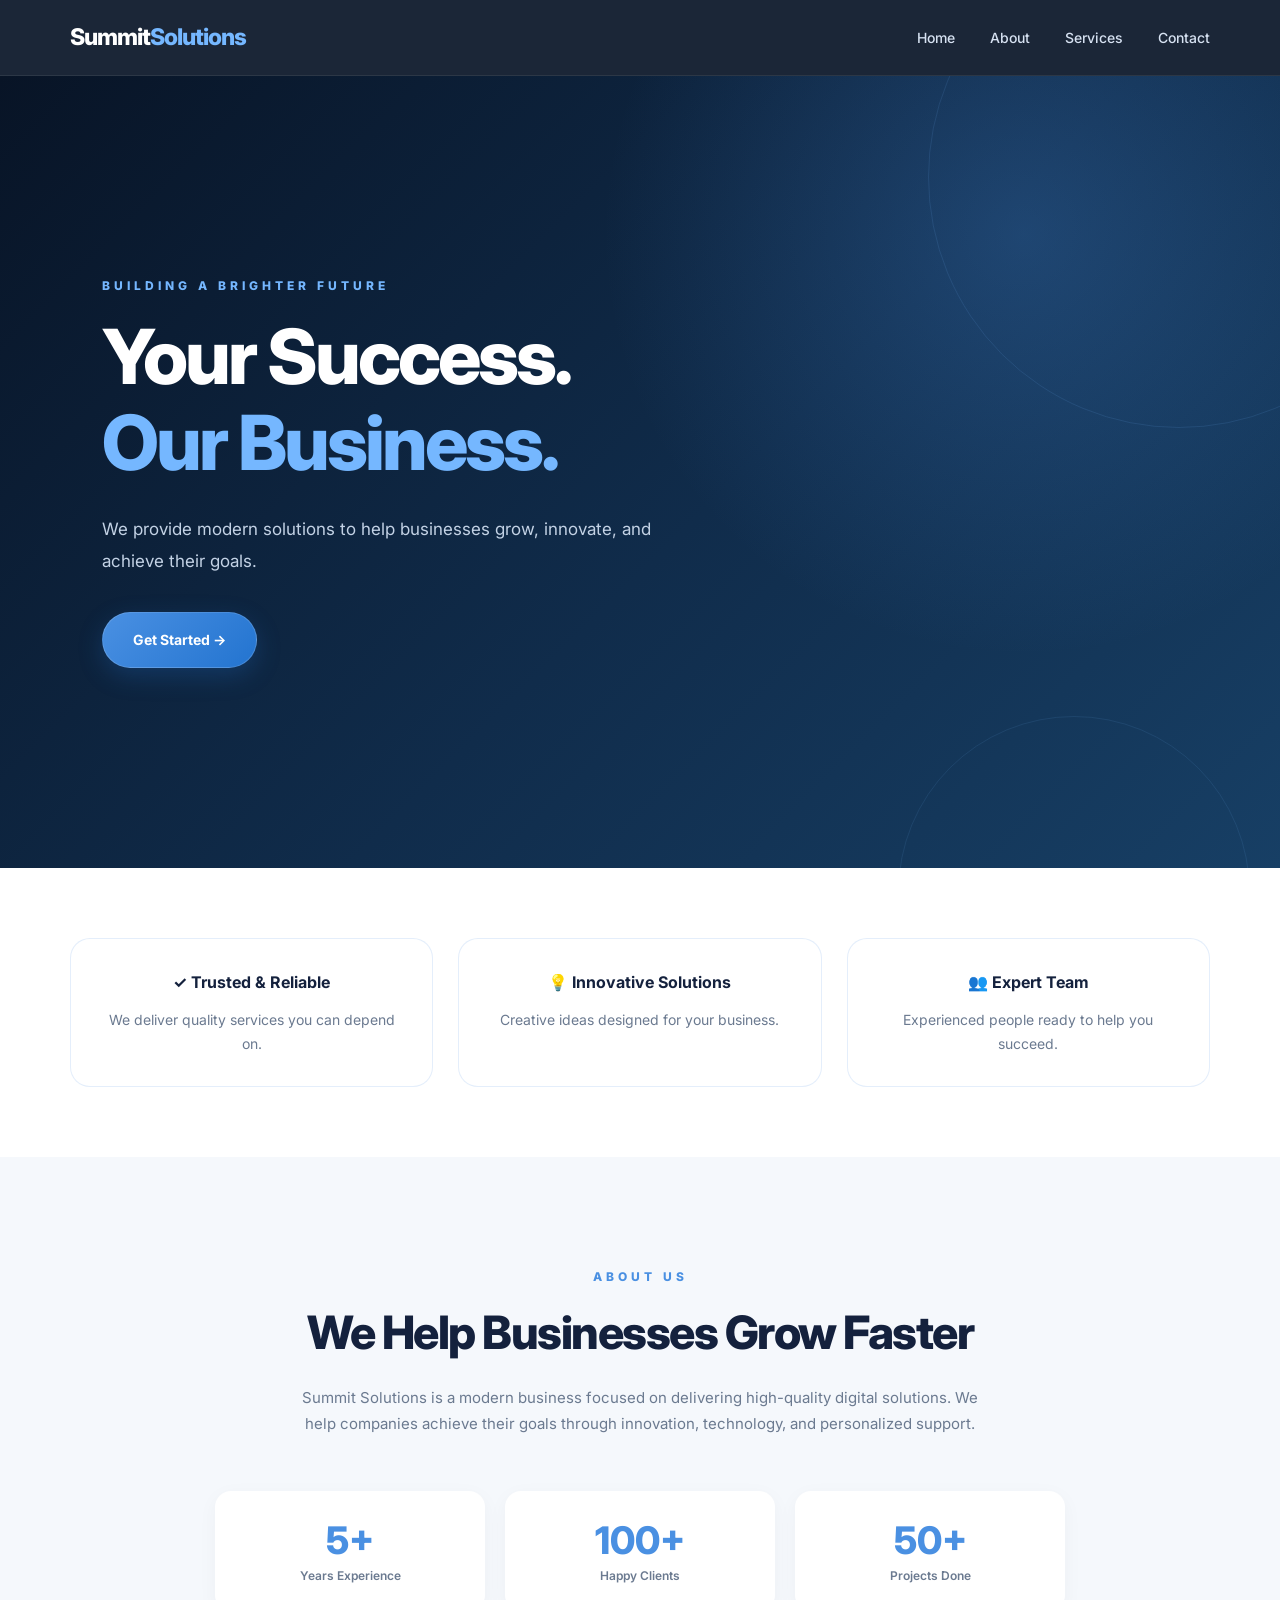
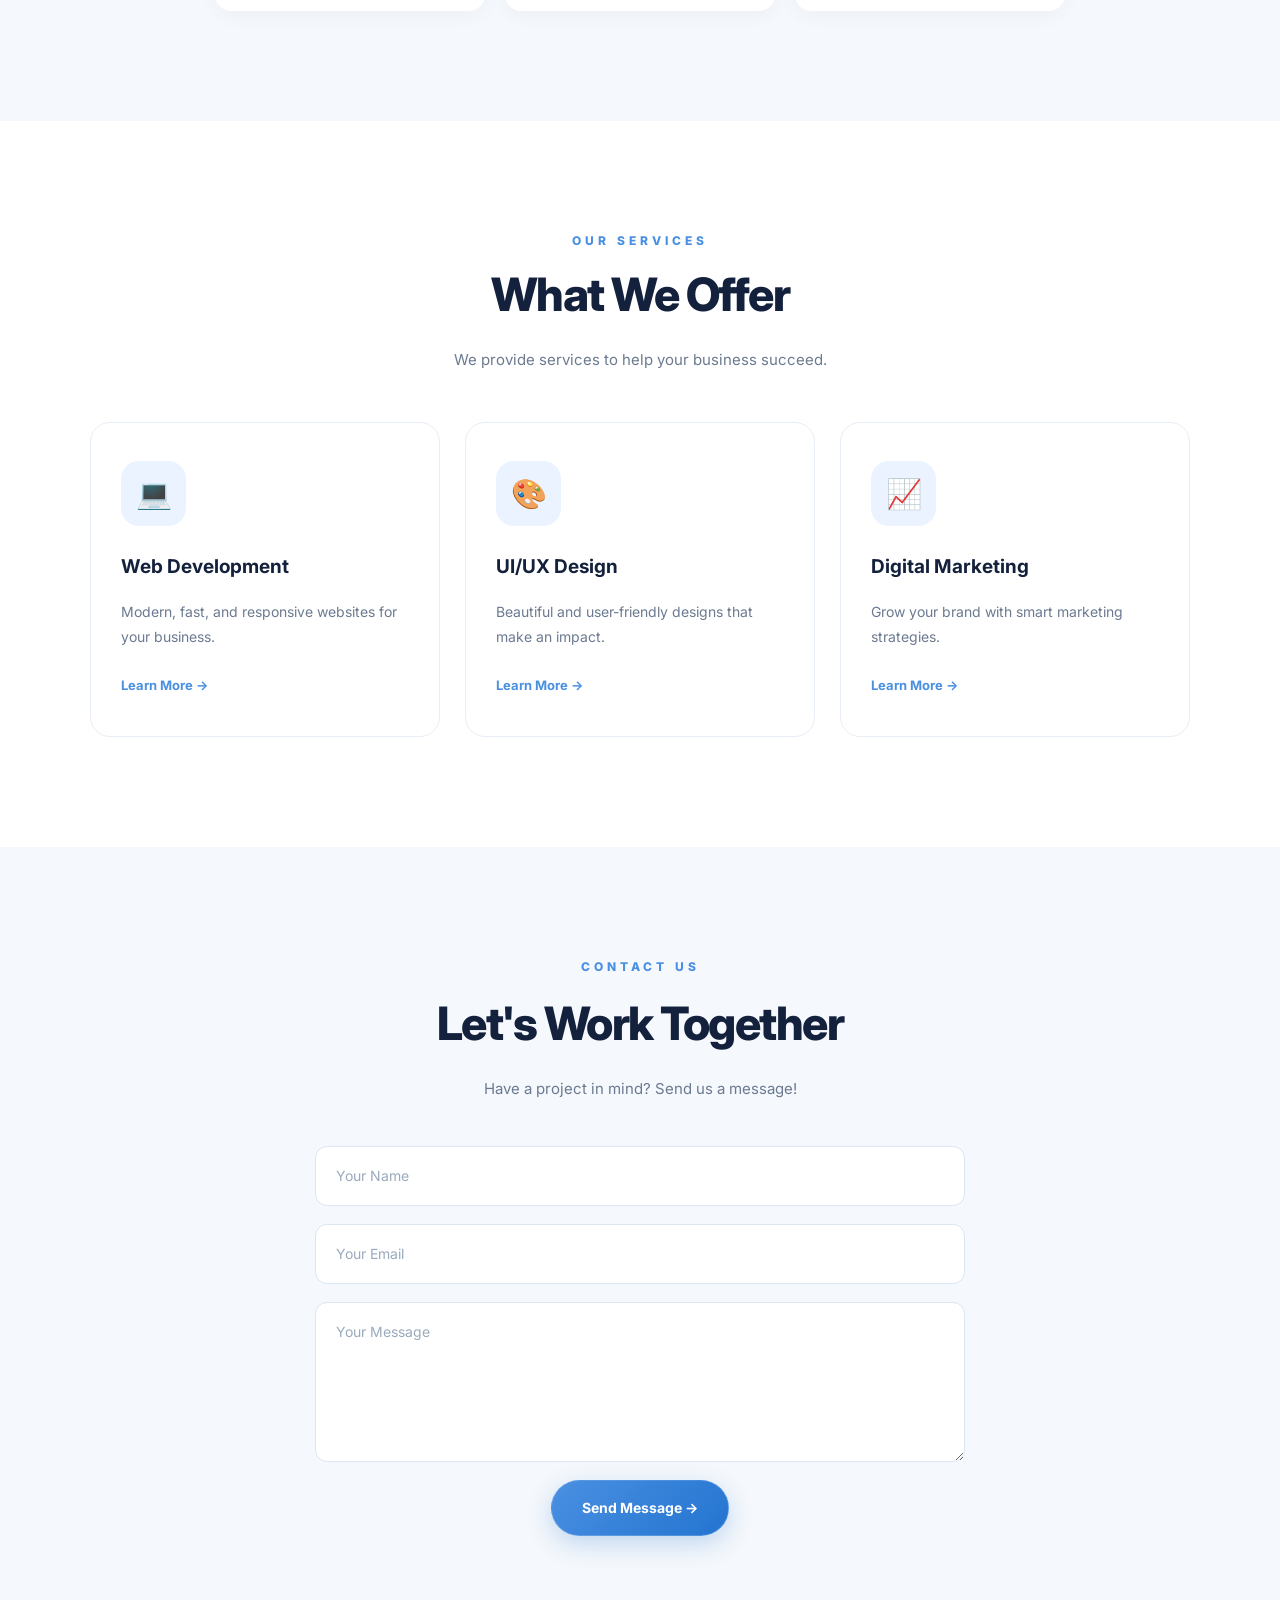
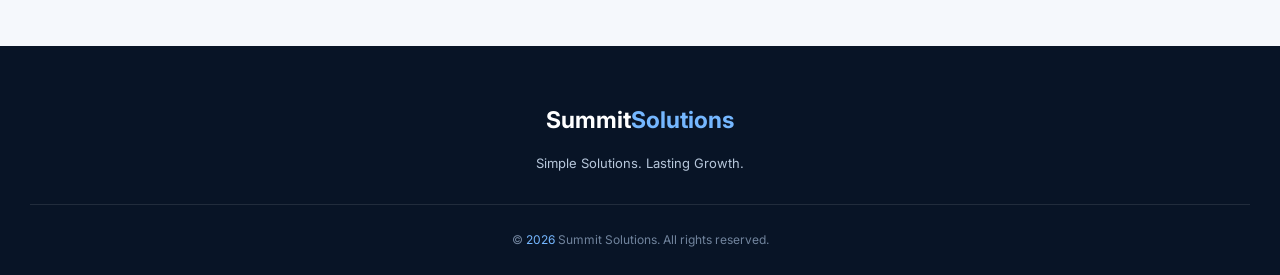
<file: index.html>
<!DOCTYPE html> <html lang="en"> <head> <meta charset="UTF-8"> <meta name="viewport" content="width=device-width, initial-scale=1.0">
<title>Summit Solutions | Modern Business & Digital Solutions</title>

<meta name="description" content="Summit Solutions provides modern digital solutions including web development, UI/UX design, and digital marketing to help businesses grow and succeed.">

<meta name="keywords" content="Summit Solutions, web development, UI UX design, digital marketing, business solutions">

<meta name="author" content="Summit Solutions">

<!-- Open Graph / Social Sharing -->
<meta property="og:title" content="Summit Solutions | Modern Business & Digital Solutions">
<meta property="og:description" content="Modern digital solutions to help businesses grow, innovate, and achieve their goals.">
<meta property="og:type" content="website">
<meta property="og:url" content="https://20200018160092-coder.github.io/webcam-media/">

<!-- Tap / Favicon Icon -->
<link rel="icon" href="data:image/svg+xml,%3Csvg xmlns='http://www.w3.org/2000/svg' viewBox='0 0 512 512'%3E%3Crect width='512' height='512' rx='100' fill='%231a2b4c'/%3E%3Cpolygon points='330,330 390,200 450,330' fill='%234a90e2'/%3E%3Cpolygon points='150,330 230,175 250,210 300,130 390,330' fill='white'/%3E%3Cpolygon points='300,130 320,165 280,165' fill='%234a90e2'/%3E%3Crect x='120' y='330' width='300' height='20' rx='10' fill='%234a90e2'/%3E%3C/svg%3E">

<meta name="theme-color" content="#1a2b4c">

<link rel="stylesheet" href="style.css">

</head> <body>
<!-- Navigation -->
<header>
    <nav class="navbar">
        <h2 class="logo">Summit<span>Solutions</span></h2>

        <ul class="nav-links" id="navLinks">
            <li><a href="#home">Home</a></li>
            <li><a href="#about">About</a></li>
            <li><a href="#services">Services</a></li>
            <li><a href="#contact">Contact</a></li>
        </ul>

        <button class="menu-btn" id="menuBtn">☰</button>
    </nav>
</header>

<!-- Hero Section -->
<section class="hero" id="home">

    <div class="hero-content">

        <p class="subtitle">BUILDING A BRIGHTER FUTURE</p>

        <h1>
            Your Success.<br>
            <span>Our Business.</span>
        </h1>

        <p>
            We provide modern solutions to help businesses grow,
            innovate, and achieve their goals.
        </p>

        <a href="#contact" class="btn">Get Started →</a>

    </div>

</section>

<!-- Features -->
<section class="features">

    <div class="feature">
        <h3>✓ Trusted & Reliable</h3>
        <p>We deliver quality services you can depend on.</p>
    </div>

    <div class="feature">
        <h3>💡 Innovative Solutions</h3>
        <p>Creative ideas designed for your business.</p>
    </div>

    <div class="feature">
        <h3>👥 Expert Team</h3>
        <p>Experienced people ready to help you succeed.</p>
    </div>

</section>

<!-- About Section -->
<section class="about" id="about">

    <div class="about-text">

        <p class="subtitle">ABOUT US</p>

        <h2>We Help Businesses Grow Faster</h2>

        <p>
            Summit Solutions is a modern business focused on
            delivering high-quality digital solutions.
            We help companies achieve their goals through
            innovation, technology, and personalized support.
        </p>

        <div class="stats">
            <div>
                <h3>5+</h3>
                <p>Years Experience</p>
            </div>

            <div>
                <h3>100+</h3>
                <p>Happy Clients</p>
            </div>

            <div>
                <h3>50+</h3>
                <p>Projects Done</p>
            </div>
        </div>

    </div>

</section>

<!-- Services -->
<section class="services" id="services">

    <p class="subtitle">OUR SERVICES</p>

    <h2>What We Offer</h2>

    <p class="section-description">
        We provide services to help your business succeed.
    </p>

    <div class="service-container">

        <div class="service-card">
            <div class="icon">💻</div>
            <h3>Web Development</h3>
            <p>
                Modern, fast, and responsive websites
                for your business.
            </p>
            <a href="#contact">Learn More →</a>
        </div>

        <div class="service-card">
            <div class="icon">🎨</div>
            <h3>UI/UX Design</h3>
            <p>
                Beautiful and user-friendly designs
                that make an impact.
            </p>
            <a href="#contact">Learn More →</a>
        </div>

        <div class="service-card">
            <div class="icon">📈</div>
            <h3>Digital Marketing</h3>
            <p>
                Grow your brand with smart marketing
                strategies.
            </p>
            <a href="#contact">Learn More →</a>
        </div>

    </div>

</section>

<!-- Contact Section -->
<section class="contact" id="contact">

    <p class="subtitle">CONTACT US</p>

    <h2>Let's Work Together</h2>

    <p>Have a project in mind? Send us a message!</p>

    <form id="contactForm">

        <input type="text" id="name" placeholder="Your Name" required>

        <input type="email" id="email" placeholder="Your Email" required>

        <textarea id="message" placeholder="Your Message" required></textarea>

        <button type="submit" class="btn">Send Message →</button>

    </form>

</section>

<!-- Footer -->
<footer>

    <h2>Summit<span>Solutions</span></h2>

    <p>Simple Solutions. Lasting Growth.</p>

    <p>© <span id="year"></span> Summit Solutions. All rights reserved.</p>

</footer>

<script src="script.js"></script>

</body> </html>
</file>
<file: style.css>
/* ========================================
   SUMMIT SOLUTIONS — PROFESSIONAL DESIGN
   ======================================== */

/* ---------- RESET ---------- */

@import url('https://fonts.googleapis.com/css2?family=Inter:wght@400;500;600;700;800&display=swap');

:root {
    --primary: #4a90e2;
    --primary-light: #75b7ff;
    --navy: #081426;
    --navy-light: #10243e;
    --text: #14213d;
    --muted: #6b7a90;
    --white: #ffffff;
    --light-bg: #f5f8fc;
    --border: rgba(74, 144, 226, 0.15);
    --shadow: 0 15px 45px rgba(8, 20, 38, 0.08);
    --radius: 20px;
}

* {
    margin: 0;
    padding: 0;
    box-sizing: border-box;
    scroll-behavior: smooth;
}

html {
    scroll-padding-top: 90px;
}

body {
    font-family: 'Inter', Arial, sans-serif;
    color: var(--text);
    background: var(--white);
    line-height: 1.7;
    overflow-x: hidden;
}

a {
    text-decoration: none;
}

button,
input,
textarea {
    font: inherit;
}

button,
a {
    -webkit-tap-highlight-color: transparent;
}

/* ---------- NAVIGATION ---------- */

header {
    position: sticky;
    top: 0;
    z-index: 1000;
    background: rgba(8, 20, 38, 0.92);
    backdrop-filter: blur(18px);
    border-bottom: 1px solid rgba(255, 255, 255, 0.08);
}

.navbar {
    max-width: 1200px;
    margin: auto;
    padding: 18px 30px;
    display: flex;
    align-items: center;
    justify-content: space-between;
}

.logo {
    color: var(--white);
    font-size: 23px;
    font-weight: 800;
    letter-spacing: -1px;
}

.logo span,
footer span {
    color: var(--primary-light);
}

.nav-links {
    display: flex;
    align-items: center;
    gap: 35px;
    list-style: none;
}

.nav-links a {
    color: #d7e2f2;
    font-size: 14px;
    font-weight: 500;
    position: relative;
    transition: color 0.3s ease;
}

.nav-links a::after {
    content: "";
    position: absolute;
    bottom: -8px;
    left: 0;
    width: 0;
    height: 2px;
    background: var(--primary-light);
    transition: width 0.3s ease;
}

.nav-links a:hover {
    color: var(--primary-light);
}

.nav-links a:hover::after {
    width: 100%;
}

.menu-btn {
    display: none;
    color: white;
    background: transparent;
    border: none;
    font-size: 26px;
    cursor: pointer;
}

/* ---------- HERO SECTION ---------- */

.hero {
    min-height: 88vh;
    display: flex;
    align-items: center;
    padding: 100px max(30px, 8%);
    position: relative;
    overflow: hidden;
    color: white;

    background:
        radial-gradient(
            circle at 80% 20%,
            rgba(74, 144, 226, 0.25),
            transparent 35%
        ),
        linear-gradient(
            135deg,
            #081426 0%,
            #102c4b 55%,
            #173f65 100%
        );
}

/* Decorative background circles */

.hero::before {
    content: "";
    position: absolute;
    width: 500px;
    height: 500px;
    border: 1px solid rgba(117, 183, 255, 0.12);
    border-radius: 50%;
    right: -150px;
    top: -150px;
}

.hero::after {
    content: "";
    position: absolute;
    width: 350px;
    height: 350px;
    border: 1px solid rgba(117, 183, 255, 0.1);
    border-radius: 50%;
    right: 30px;
    bottom: -200px;
}

.hero-content {
    max-width: 700px;
    position: relative;
    z-index: 2;
    animation: fadeUp 1s ease forwards;
}

.subtitle {
    color: var(--primary);
    font-size: 12px;
    font-weight: 800;
    letter-spacing: 4px;
    margin-bottom: 18px;
}

.hero .subtitle {
    color: var(--primary-light);
}

.hero h1 {
    font-size: clamp(42px, 6vw, 76px);
    line-height: 1.12;
    font-weight: 800;
    letter-spacing: -3px;
    margin-bottom: 28px;
}

.hero h1 span {
    color: var(--primary-light);
}

.hero p:not(.subtitle) {
    max-width: 560px;
    color: #c3d2e5;
    font-size: 17px;
    line-height: 1.9;
    margin-bottom: 35px;
}

/* ---------- BUTTONS ---------- */

.btn {
    display: inline-flex;
    align-items: center;
    justify-content: center;
    gap: 10px;
    padding: 15px 30px;
    background: linear-gradient(
        135deg,
        #4a90e2,
        #2374d0
    );
    color: white;
    border: 1px solid rgba(255, 255, 255, 0.15);
    border-radius: 50px;
    font-size: 14px;
    font-weight: 700;
    cursor: pointer;
    box-shadow: 0 8px 25px rgba(35, 116, 208, 0.25);
    transition:
        transform 0.3s ease,
        box-shadow 0.3s ease,
        background 0.3s ease;
}

.btn:hover {
    transform: translateY(-4px);
    box-shadow: 0 15px 35px rgba(35, 116, 208, 0.4);
    background: linear-gradient(
        135deg,
        #65a9f5,
        #3185e5
    );
}

.btn:active {
    transform: translateY(-1px);
}

/* ---------- FEATURES ---------- */

.features {
    max-width: 1200px;
    margin: auto;
    padding: 70px 30px;
    display: grid;
    grid-template-columns: repeat(3, 1fr);
    gap: 25px;
}

.feature {
    padding: 30px;
    border: 1px solid var(--border);
    border-radius: var(--radius);
    background: white;
    text-align: center;
    transition: transform 0.3s ease, box-shadow 0.3s ease;
}

.feature:hover {
    transform: translateY(-8px);
    box-shadow: var(--shadow);
}

.feature h3 {
    font-size: 16px;
    margin-bottom: 12px;
    font-weight: 700;
}

.feature p {
    color: var(--muted);
    font-size: 14px;
}

/* ---------- ABOUT SECTION ---------- */

.about {
    padding: 110px 30px;
    background: var(--light-bg);
    position: relative;
}

.about-text {
    max-width: 850px;
    margin: auto;
    text-align: center;
}

.about h2,
.services h2,
.contact h2 {
    font-size: clamp(30px, 4vw, 46px);
    line-height: 1.2;
    letter-spacing: -1.5px;
    margin-bottom: 25px;
    font-weight: 800;
}

.about-text > p:not(.subtitle) {
    max-width: 680px;
    margin: auto;
    color: var(--muted);
    font-size: 15px;
}

.stats {
    display: grid;
    grid-template-columns: repeat(3, 1fr);
    gap: 20px;
    margin-top: 55px;
}

.stats > div {
    padding: 25px 15px;
    background: white;
    border-radius: 16px;
    box-shadow: 0 5px 20px rgba(8, 20, 38, 0.04);
}

.stats h3 {
    color: var(--primary);
    font-size: 38px;
    font-weight: 800;
    line-height: 1.3;
}

.stats p {
    color: var(--muted);
    font-size: 12px;
    font-weight: 600;
}

/* ---------- SERVICES ---------- */

.services {
    padding: 110px 30px;
    text-align: center;
    background: white;
}

.services > .subtitle {
    margin-bottom: 15px;
}

.section-description {
    color: var(--muted);
    margin-bottom: 50px;
    font-size: 15px;
}

.service-container {
    max-width: 1100px;
    margin: auto;
    display: grid;
    grid-template-columns: repeat(3, 1fr);
    gap: 25px;
    text-align: left;
}

.service-card {
    padding: 38px 30px;
    background: white;
    border: 1px solid #e7eef7;
    border-radius: var(--radius);
    position: relative;
    overflow: hidden;
    transition:
        transform 0.35s ease,
        box-shadow 0.35s ease,
        border-color 0.35s ease;
}

.service-card::before {
    content: "";
    position: absolute;
    left: 0;
    top: 0;
    width: 100%;
    height: 4px;
    background: var(--primary);
    transform: scaleX(0);
    transform-origin: left;
    transition: transform 0.35s ease;
}

.service-card:hover {
    transform: translateY(-10px);
    border-color: rgba(74, 144, 226, 0.3);
    box-shadow: var(--shadow);
}

.service-card:hover::before {
    transform: scaleX(1);
}

.icon {
    width: 65px;
    height: 65px;
    display: flex;
    align-items: center;
    justify-content: center;
    background: #eaf3ff;
    border-radius: 18px;
    font-size: 29px;
    margin-bottom: 25px;
}

.service-card h3 {
    font-size: 19px;
    margin-bottom: 15px;
    font-weight: 700;
}

.service-card p {
    color: var(--muted);
    font-size: 14px;
    line-height: 1.8;
}

.service-card a {
    display: inline-block;
    margin-top: 25px;
    color: var(--primary);
    font-size: 13px;
    font-weight: 700;
    transition: transform 0.3s ease;
}

.service-card a:hover {
    transform: translateX(5px);
}

/* ---------- CONTACT ---------- */

.contact {
    padding: 110px 30px;
    text-align: center;
    background: var(--light-bg);
}

.contact > p:not(.subtitle) {
    color: var(--muted);
    font-size: 15px;
}

form {
    max-width: 650px;
    margin: 45px auto 0;
    display: flex;
    flex-direction: column;
    gap: 18px;
    text-align: left;
}

input,
textarea {
    width: 100%;
    padding: 17px 20px;
    border: 1px solid #dce6f1;
    border-radius: 12px;
    background: white;
    color: var(--text);
    outline: none;
    font-size: 14px;
    transition:
        border-color 0.3s ease,
        box-shadow 0.3s ease;
}

input:focus,
textarea:focus {
    border-color: var(--primary);
    box-shadow: 0 0 0 4px rgba(74, 144, 226, 0.1);
}

input::placeholder,
textarea::placeholder {
    color: #9aaabd;
}

textarea {
    min-height: 160px;
    resize: vertical;
}

form .btn {
    align-self: center;
}

/* ---------- FOOTER ---------- */

footer {
    padding: 55px 30px 25px;
    background: var(--navy);
    color: #b7c7db;
    text-align: center;
}

footer h2 {
    color: white;
    font-size: 23px;
    margin-bottom: 12px;
}

footer p {
    font-size: 13px;
    margin-top: 12px;
}

footer p:last-child {
    margin-top: 30px;
    padding-top: 25px;
    border-top: 1px solid rgba(255, 255, 255, 0.1);
    color: #71849d;
    font-size: 12px;
}

/* ---------- ANIMATIONS ---------- */

@keyframes fadeUp {
    from {
        opacity: 0;
        transform: translateY(25px);
    }

    to {
        opacity: 1;
        transform: translateY(0);
    }
}

/* ---------- RESPONSIVE DESIGN ---------- */

@media (max-width: 900px) {

    .hero {
        min-height: 80vh;
        padding: 90px 30px;
    }

    .features {
        grid-template-columns: 1fr;
        max-width: 600px;
    }

    .service-container {
        grid-template-columns: repeat(2, 1fr);
    }

    .hero h1 {
        letter-spacing: -2px;
    }
}

@media (max-width: 768px) {

    .navbar {
        padding: 16px 20px;
    }

    .nav-links {
        display: none;
        position: absolute;
        top: 70px;
        left: 0;
        width: 100%;
        padding: 25px;
        background: rgba(8, 20, 38, 0.98);
        flex-direction: column;
        gap: 22px;
        text-align: center;
        border-bottom: 1px solid rgba(255, 255, 255, 0.1);
    }

    .nav-links.active {
        display: flex;
        animation: fadeUp 0.3s ease;
    }

    .menu-btn {
        display: block;
    }

    .hero {
        min-height: 75vh;
        padding: 75px 25px;
    }

    .hero h1 {
        font-size: 43px;
        letter-spacing: -1.5px;
    }

    .hero p:not(.subtitle) {
        font-size: 15px;
    }

    .subtitle {
        font-size: 11px;
        letter-spacing: 3px;
    }

    .features {
        padding: 55px 25px;
    }

    .about,
    .services,
    .contact {
        padding: 75px 25px;
    }

    .stats {
        grid-template-columns: 1fr;
        gap: 15px;
    }

    .stats > div {
        padding: 20px;
    }

    .service-container {
        grid-template-columns: 1fr;
    }

    .service-card {
        padding: 30px;
    }

    .about h2,
    .services h2,
    .contact h2 {
        font-size: 32px;
    }

    form {
        margin-top: 30px;
    }
}

@media (max-width: 400px) {

    .hero h1 {
        font-size: 36px;
    }

    .hero {
        padding: 60px 20px;
    }

    .btn {
        padding: 13px 24px;
    }
}

/* ---------- ACCESSIBILITY ---------- */

:focus-visible {
    outline: 3px solid var(--primary-light);
    outline-offset: 4px;
}
</file>
